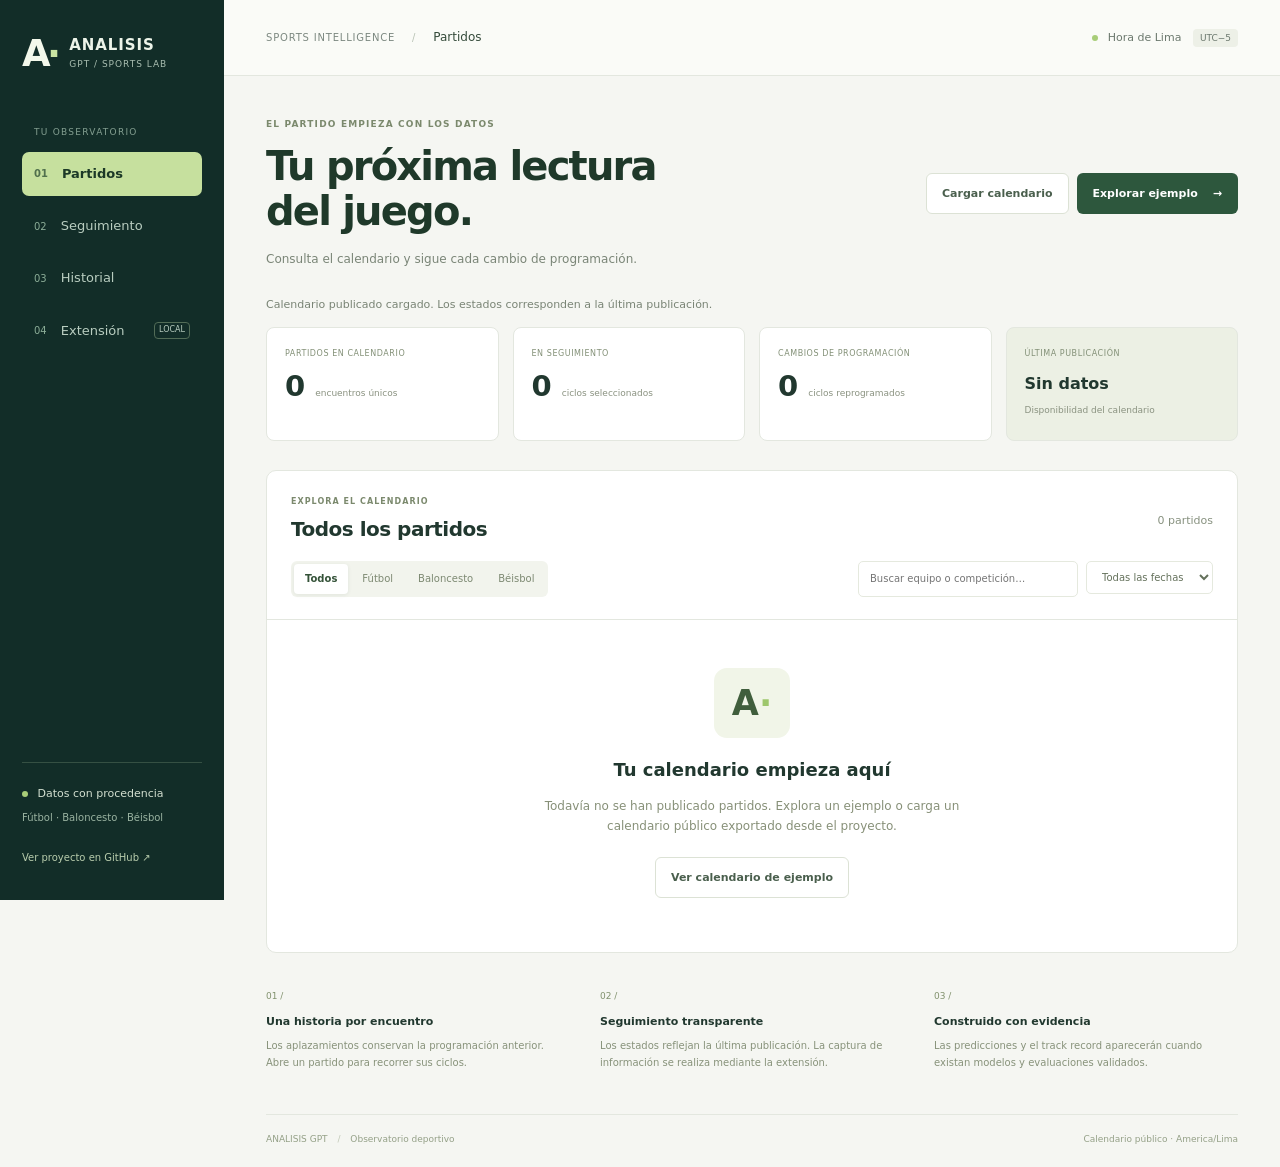
<file: index.html>
<!doctype html>
<html lang="es">
<head>
  <meta charset="utf-8">
  <meta name="viewport" content="width=device-width, initial-scale=1">
  <meta name="color-scheme" content="light">
  <meta name="referrer" content="no-referrer">
  <meta http-equiv="Content-Security-Policy" content="default-src 'self'; script-src 'self'; style-src 'self'; img-src 'self' data:; connect-src 'self'; object-src 'none'; base-uri 'none'; form-action 'none'; frame-src 'none'">
  <meta name="description" content="Calendario deportivo, seguimiento e historial de ciclos de Analisis-GPT.">
  <title>Analisis-GPT · Observatorio deportivo</title>
  <link rel="icon" href="web/icon.svg" type="image/svg+xml">
  <link rel="stylesheet" href="web/styles.css">
  <script src="web/app.mjs" type="module"></script>
  <script src="web/scanner.mjs" type="module"></script>
</head>
<body>
  <a class="skip-link" href="#content">Saltar al contenido</a>
  <aside class="sidebar">
    <a class="brand" href="#partidos"><span class="brand-mark" aria-hidden="true">A<span>·</span></span><span>ANALISIS<span class="brand-light">GPT / SPORTS LAB</span></span></a>
    <p class="nav-label">TU OBSERVATORIO</p>
    <nav aria-label="Principal">
      <a href="#partidos" data-view="partidos" aria-current="page"><span aria-hidden="true">01</span> Partidos</a>
      <a href="#seguimiento" data-view="seguimiento"><span aria-hidden="true">02</span> Seguimiento</a>
      <a href="#historial" data-view="historial"><span aria-hidden="true">03</span> Historial</a>
      <a href="#extension" data-view="extension"><span aria-hidden="true">04</span> Extensión <span class="nav-tag">LOCAL</span></a>
    </nav>
    <div class="sidebar-bottom"><span class="status-dot"></span> Datos con procedencia<p>Fútbol · Baloncesto · Béisbol</p><a href="https://github.com/MarkosAZ/Analisis-GPT" target="_blank" rel="noopener noreferrer">Ver proyecto en GitHub <span aria-hidden="true">↗</span></a></div>
  </aside>
  <div class="workspace">
    <header class="topbar"><p>SPORTS INTELLIGENCE <span>/</span> <span id="breadcrumb">Partidos</span></p><div class="zone"><span class="status-dot"></span> Hora de Lima <span class="offset">UTC−5</span></div></header>
    <main id="content">
      <div class="page-heading"><div><p class="eyebrow">EL PARTIDO EMPIEZA CON LOS DATOS</p><h1 id="title">Tu próxima lectura<br>del juego.</h1><p id="subtitle" class="subtitle">Consulta el calendario y sigue cada cambio de programación.</p></div><div class="heading-actions"><button id="load-file" class="button secondary" type="button">Cargar calendario</button><input id="snapshot-file" type="file" accept="application/json,.json" hidden><button id="demo" class="button primary" type="button">Explorar ejemplo <span aria-hidden="true">→</span></button></div></div>
      <div id="message" class="message" role="status" aria-live="polite">Cargando calendario público…</div>
      <div id="demo-banner" class="demo-banner" hidden><div><strong>Estás viendo un ejemplo</strong><span>Partidos ficticios para explorar la interfaz. Sin predicciones ni apuestas.</span></div><button id="live" type="button">Volver a datos publicados</button></div>
      <section id="calendar-view" aria-label="Calendario y seguimiento">
        <div class="metrics">
          <article><p>PARTIDOS EN CALENDARIO</p><div><strong id="metric-events">—</strong><span>encuentros únicos</span></div></article>
          <article><p>EN SEGUIMIENTO</p><div><strong id="metric-tracking">—</strong><span>ciclos seleccionados</span></div></article>
          <article><p>CAMBIOS DE PROGRAMACIÓN</p><div><strong id="metric-changes">—</strong><span>ciclos reprogramados</span></div></article>
          <article class="publication"><p>ÚLTIMA PUBLICACIÓN</p><strong id="metric-updated">Sin datos</strong><span>Disponibilidad del calendario</span></article>
        </div>
        <section class="board" aria-labelledby="board-title">
          <div class="board-header"><div><p class="eyebrow">EXPLORA EL CALENDARIO</p><h2 id="board-title">Todos los partidos</h2></div><p id="result-count" class="muted"></p></div>
          <div class="filters">
            <div class="sport-tabs" role="group" aria-label="Filtrar deporte"><button type="button" data-sport="ALL" aria-pressed="true">Todos</button><button type="button" data-sport="FOOTBALL" aria-pressed="false">Fútbol</button><button type="button" data-sport="BASKETBALL" aria-pressed="false">Baloncesto</button><button type="button" data-sport="BASEBALL" aria-pressed="false">Béisbol</button></div>
            <div class="filter-fields"><label><span class="sr-only">Buscar equipo o competición</span><input id="search" type="search" placeholder="Buscar equipo o competición…" maxlength="100"></label><label><span class="sr-only">Filtrar fecha</span><select id="date-filter"><option value="ALL">Todas las fechas</option><option value="TODAY">Hoy en Lima</option><option value="TOMORROW">Mañana en Lima</option></select></label></div>
          </div>
          <div id="event-list" class="event-list"></div>
          <div id="empty" class="empty" hidden><div class="empty-mark" aria-hidden="true">A<span>·</span></div><h3 id="empty-title">Tu calendario empieza aquí</h3><p id="empty-copy">Todavía no se han publicado partidos. Explora un ejemplo o carga un calendario público exportado desde el proyecto.</p><button id="empty-demo" class="button secondary" type="button">Ver calendario de ejemplo</button></div>
        </section>
        <div class="bottom-notes"><div><span class="small-number">01 /</span><h3>Una historia por encuentro</h3><p>Los aplazamientos conservan la programación anterior. Abre un partido para recorrer sus ciclos.</p></div><div><span class="small-number">02 /</span><h3>Seguimiento transparente</h3><p>Los estados reflejan la última publicación. La captura de información se realiza mediante la extensión.</p></div><div><span class="small-number">03 /</span><h3>Construido con evidencia</h3><p>Las predicciones y el track record aparecerán cuando existan modelos y evaluaciones validados.</p></div></div>
      </section>
      <section id="extension-view" hidden aria-labelledby="extension-title">
        <section class="scanner-board" aria-labelledby="scanner-title">
          <p class="eyebrow">TUS FUENTES, EN UN RECORRIDO</p><h2 id="scanner-title">Escanea desde aquí.</h2>
          <p>Consulta las fuentes desde tu navegador. Elige los conectores incluidos y concede acceso una vez; después pulsa Iniciar escaneo. Fútbol de hoy, con fechas de Lima.</p>
          <div class="scanner-actions"><button id="scanner-start" class="button primary" disabled>Iniciar escaneo</button><button id="scanner-cancel" class="button secondary" disabled>Cancelar</button><button id="scanner-configure" class="button secondary" disabled>Configurar fuentes</button><button id="scanner-connect" class="button secondary">Detectar extensión</button></div>
          <div class="scanner-summary"><strong id="scanner-state">Buscando extensión…</strong><span id="scanner-count"></span></div>
          <p id="scanner-notice" role="status" aria-live="polite">Instala la extensión y recarga esta página para conectarla.</p><ul id="scanner-sources"></ul>
          <button id="scanner-download" class="button secondary" disabled>Descargar capturas</button>
          <button id="scanner-report" class="button secondary" disabled>Descargar diagnóstico</button>
          <section id="scanner-preview" hidden aria-labelledby="scanner-preview-title"><h3 id="scanner-preview-title">Datos recogidos en este navegador</h3><p class="muted">Vista previa de hasta 20 capturas. No modifica el calendario publicado; las cuotas se conservan para revisión.</p><div id="scanner-preview-list"></div></section>
          <p class="muted">SofaScore · Betano Perú · Apuesta Total · Te Apuesto · Flashscore Perú</p>
          <button id="scanner-open-sources" class="button secondary" disabled>Abrir las cinco fuentes</button><p class="muted">Conectores incluidos: SofaScore, Betano, Apuesta Total y Flashscore. Te Apuesto sigue pendiente. La disponibilidad depende de la fuente y se comprueba en cada escaneo.</p>
        </section>
        <div class="extension-hero"><div class="extension-visual" aria-hidden="true"><div class="mini-tab"><i></i><i></i><i></i><span>Tu fuente deportiva</span></div><div class="mini-content"><div class="mini-match"><span>CALENDARIO / CUOTAS</span><strong>Abre tus fuentes.<br>Conserva cada lectura.</strong><div class="mini-price">1.90 <span>Cuota de ejemplo</span></div></div><div class="mini-panel"><b>A·</b><span>Abre</span><span>Lee</span><span>Exporta</span></div></div></div><div class="extension-copy"><p class="eyebrow">DEL NAVEGADOR AL CALENDARIO</p><h2 id="extension-title">Del sitio a tus datos.</h2><p>Inicia el recorrido desde esta página. La extensión abre las fuentes seleccionadas y muestra sus capturas y diagnóstico aquí; el panel manual sigue disponible.</p><a class="button primary" href="downloads/sports-capture-extension.zip" download>Descargar extensión ZIP</a><p class="muted">Chrome y Edge · Instalación local · Sin claves en el navegador</p></div></div>
        <div class="install-steps"><article><span>01</span><h3>Carga la extensión</h3><p>Descomprime el ZIP. En la página de extensiones de Chrome o Edge activa el modo desarrollador y elige «Cargar descomprimida».</p></article><article><span>02</span><h3>Configura tus fuentes</h3><p>Abre Configurar fuentes, activa los conectores incluidos y concede acceso a sus sitios. Después inicia el recorrido desde esta página.</p></article><article><span>03</span><h3>Importa al proyecto</h3><p>Descarga las capturas e impórtalas con la herramienta del proyecto. El calendario se publica después de confirmar las identidades.</p><a href="https://github.com/MarkosAZ/Analisis-GPT/blob/main/docs/BROWSER_CAPTURE.md" target="_blank" rel="noopener noreferrer">Guía de importación →</a></article></div>
      </section>
      <footer><span>ANALISIS GPT <span class="footer-dot">/</span> Observatorio deportivo</span><span>Calendario público · America/Lima</span></footer>
    </main>
  </div>
  <dialog id="detail" aria-labelledby="detail-title"><div class="dialog-top"><p class="eyebrow">HISTORIA DEL ENCUENTRO</p><button id="close-detail" type="button" aria-label="Cerrar detalle">Cerrar ×</button></div><h2 id="detail-title"></h2><p id="detail-competition" class="muted"></p><div id="cycle-history"></div><p class="detail-note">Cada ciclo conserva su identidad. Una reprogramación no traslada las predicciones del ciclo anterior.</p></dialog>
  <noscript><p class="noscript">Activa JavaScript para consultar el calendario y sus filtros.</p></noscript>
</body>
</html>
</file>
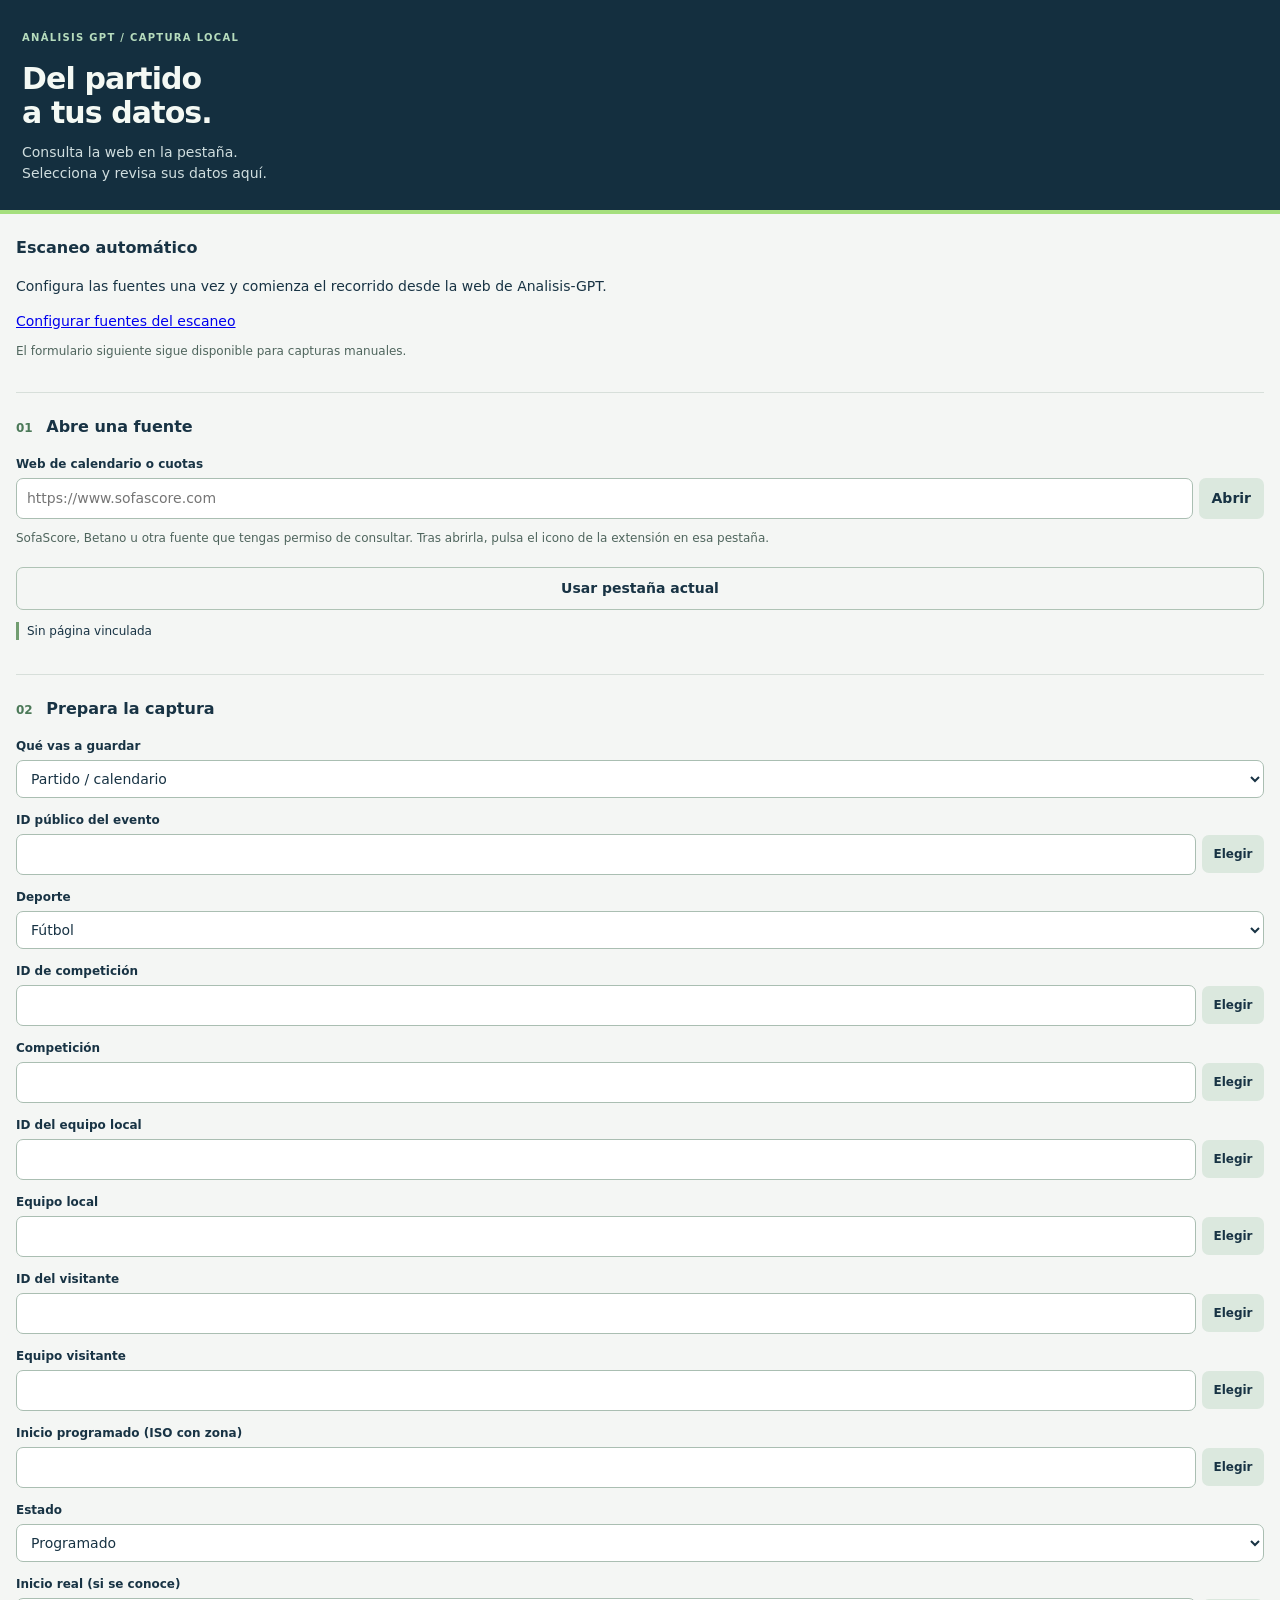
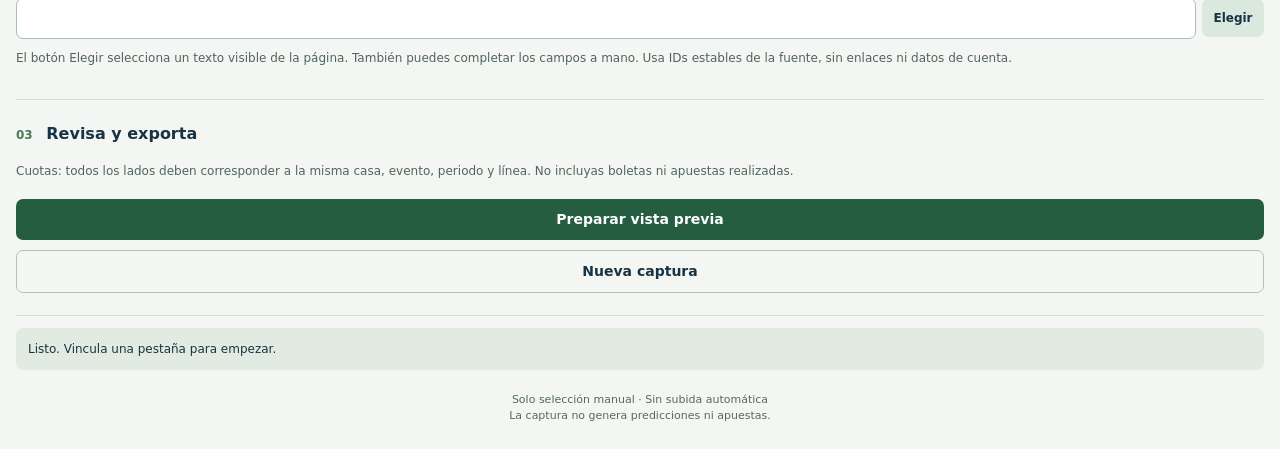
<file: extension/panel.html>
<!doctype html>
<html lang="es">
<head>
  <meta charset="utf-8">
  <meta name="viewport" content="width=device-width, initial-scale=1">
  <title>Captura deportiva</title>
  <link rel="stylesheet" href="panel.css">
  <script src="panel.mjs" type="module"></script>
</head>
<body>
  <header><span class="eyebrow">ANÁLISIS GPT / CAPTURA LOCAL</span><h1>Del partido<br>a tus datos.</h1><p>Consulta la web en la pestaña. Selecciona y revisa sus datos aquí.</p></header>
  <main>
    <section><h2>Escaneo automático</h2><p>Configura las fuentes una vez y comienza el recorrido desde la web de Analisis-GPT.</p><a href="scan.html" target="_blank" rel="noopener">Configurar fuentes del escaneo</a><p class="hint">El formulario siguiente sigue disponible para capturas manuales.</p></section>
    <section aria-labelledby="source-title">
      <h2 id="source-title"><span>01</span> Abre una fuente</h2>
      <label for="url">Web de calendario o cuotas</label>
      <div class="row"><input id="url" type="url" placeholder="https://www.sofascore.com" autocomplete="off"><button id="open" type="button">Abrir</button></div>
      <p class="hint">SofaScore, Betano u otra fuente que tengas permiso de consultar. Tras abrirla, pulsa el icono de la extensión en esa pestaña.</p>
      <button id="connect" class="secondary" type="button">Usar pestaña actual</button>
      <p id="source" class="source">Sin página vinculada</p>
    </section>
    <section aria-labelledby="data-title">
      <h2 id="data-title"><span>02</span> Prepara la captura</h2>
      <label for="kind">Qué vas a guardar</label>
      <select id="kind"><option value="CALENDAR">Partido / calendario</option><option value="ODDS">Mercado de cuotas</option></select>
      <form id="capture-form" autocomplete="off"></form>
      <p class="hint">El botón Elegir selecciona un texto visible de la página. También puedes completar los campos a mano. Usa IDs estables de la fuente, sin enlaces ni datos de cuenta.</p>
    </section>
    <section aria-labelledby="review-title">
      <h2 id="review-title"><span>03</span> Revisa y exporta</h2>
      <p class="hint">Cuotas: todos los lados deben corresponder a la misma casa, evento, periodo y línea. No incluyas boletas ni apuestas realizadas.</p>
      <button id="preview" class="primary" type="button">Preparar vista previa</button>
      <div id="review" hidden><pre id="json" tabindex="0" aria-label="JSON de la captura"></pre><label class="check"><input id="confirmed" type="checkbox">Revisé los datos: son públicos y describen un solo partido o mercado.</label><button id="download" class="primary" type="button" disabled>Descargar JSON</button></div>
      <button id="reset" class="secondary" type="button">Nueva captura</button>
    </section>
    <p id="notice" role="status" aria-live="polite">Listo. Vincula una pestaña para empezar.</p>
  </main>
  <footer>Solo selección manual · Sin subida automática<br>La captura no genera predicciones ni apuestas.</footer>
</body>
</html>
</file>
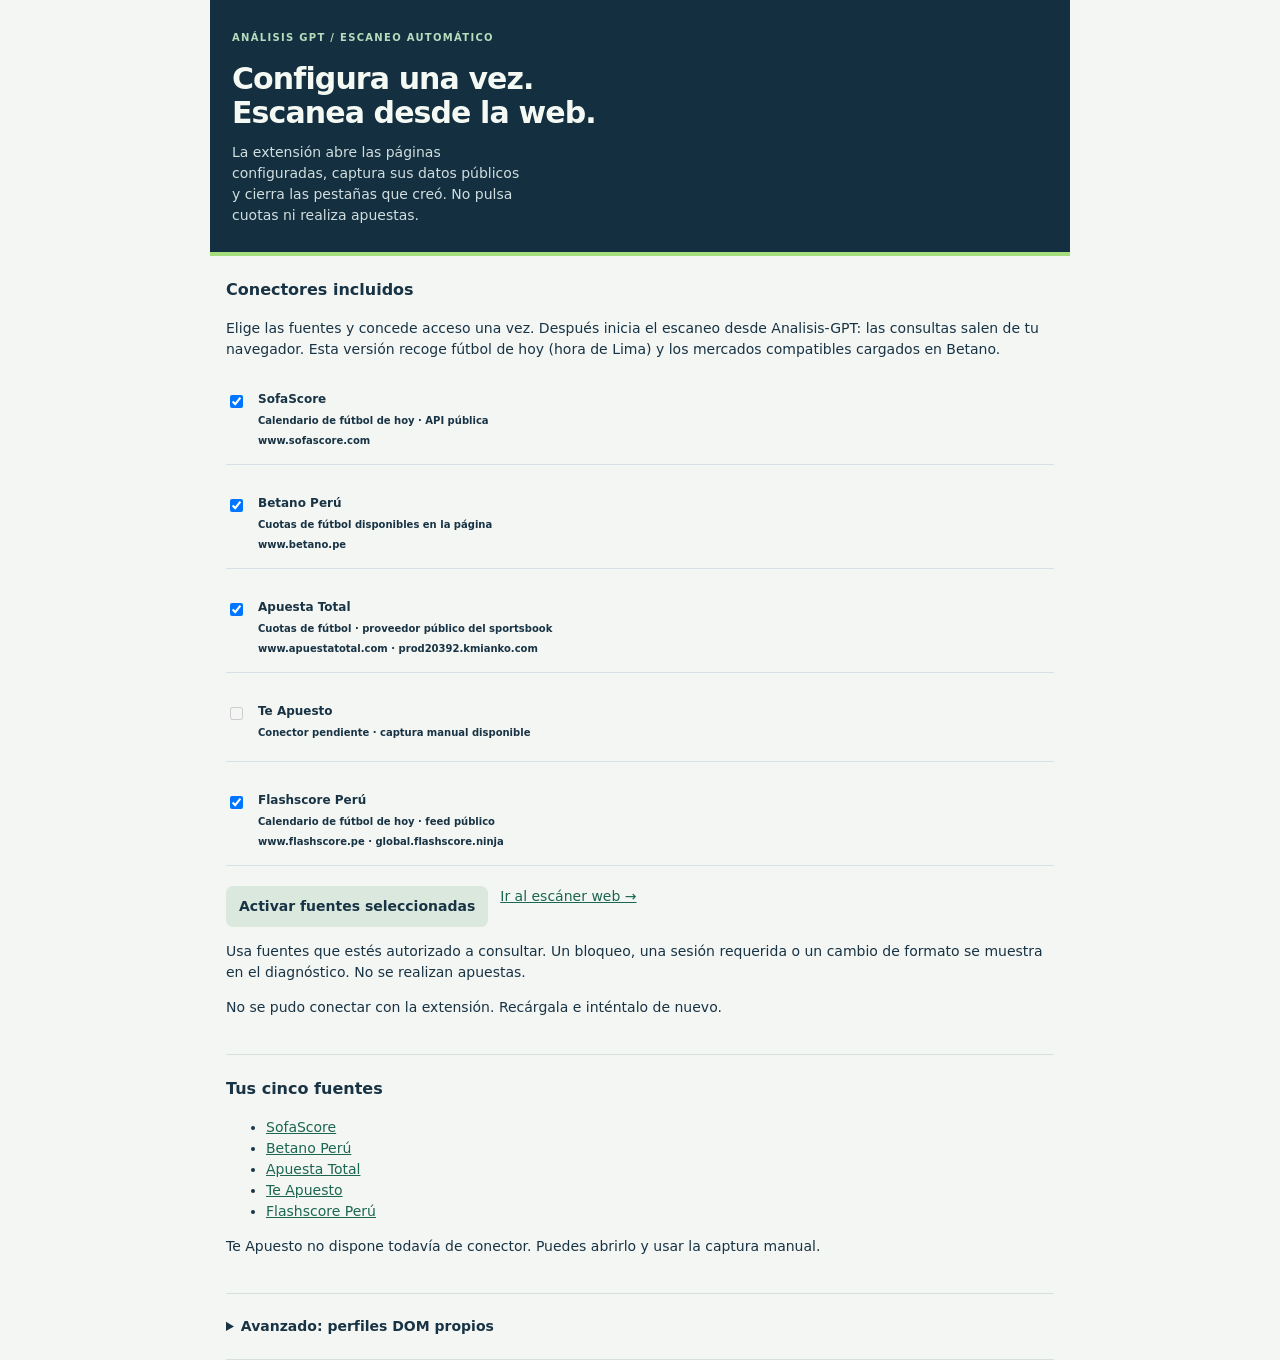
<file: extension/scan.html>
<!doctype html>
<html lang="es"><head><meta charset="utf-8"><meta name="viewport" content="width=device-width, initial-scale=1"><title>Fuentes del escaneo · Analisis-GPT</title><link rel="stylesheet" href="panel.css"><link rel="stylesheet" href="scan.css"><script type="module" src="scan.mjs"></script></head>
<body><header><span class="eyebrow">ANÁLISIS GPT / ESCANEO AUTOMÁTICO</span><h1>Configura una vez.<br>Escanea desde la web.</h1><p>La extensión abre las páginas configuradas, captura sus datos públicos y cierra las pestañas que creó. No pulsa cuotas ni realiza apuestas.</p></header>
<main><section><h2>Conectores incluidos</h2><p>Elige las fuentes y concede acceso una vez. Después inicia el escaneo desde Analisis-GPT: las consultas salen de tu navegador. Esta versión recoge fútbol de hoy (hora de Lima) y los mercados compatibles cargados en Betano.</p><div id="preset-sources"></div><div class="scan-actions"><button id="save-presets" type="button">Activar fuentes seleccionadas</button><a href="https://markosaz.github.io/Analisis-GPT/#extension" target="_blank" rel="noopener noreferrer">Ir al escáner web →</a></div><p>Usa fuentes que estés autorizado a consultar. Un bloqueo, una sesión requerida o un cambio de formato se muestra en el diagnóstico. No se realizan apuestas.</p><p id="preset-notice" role="status" aria-live="polite"></p></section><section><h2>Tus cinco fuentes</h2><ul id="source-catalog"></ul><p>Te Apuesto no dispone todavía de conector. Puedes abrirlo y usar la captura manual.</p></section><section><details id="advanced-profiles"><summary>Avanzado: perfiles DOM propios</summary><h2>Fuentes autorizadas</h2><p>Opcional: importa un perfil de lectura preparado para otra página pública autorizada.</p>
<label for="profile-file">Archivo de perfiles</label><input id="profile-file" type="file" accept=".json,application/json">
<label for="profiles">Configuración de fuentes</label><textarea id="profiles" rows="18" spellcheck="false" aria-describedby="profile-help"></textarea>
<p id="profile-help" class="hint">Solo páginas HTTPS públicas, sin enlaces de cuenta, parámetros ni credenciales. Hasta 10 fuentes y 200 capturas por recorrido. Los perfiles se guardan solo en esta extensión.</p>
<label class="check"><input id="authorized" type="checkbox"> Tengo autorización para consultar automáticamente las fuentes de estos perfiles.</label>
<div class="scan-actions"><button id="save-sources" type="button">Guardar y conceder permisos</button><button id="clear-sources" class="secondary" type="button">Quitar fuentes y permisos</button></div>
<p id="scan-notice" role="status" aria-live="polite">Cargando configuración…</p>
<p>Después vuelve a Analisis-GPT, abre Extensión y pulsa <strong>Iniciar escaneo</strong>. El acceso se concede por cada sitio; no necesitas volver a seleccionar cada campo.</p>
<p><a href="https://github.com/MarkosAZ/Analisis-GPT/blob/main/docs/AUTOMATIC_SCANNING.md" target="_blank" rel="noopener noreferrer">Guía de perfiles y lectores</a></p></details></section></main></body></html>
</file>
<file: web/styles.css>
:root{font:14px/1.55 system-ui,-apple-system,BlinkMacSystemFont,"Segoe UI",sans-serif;color:#21382f;background:#f5f6f2;color-scheme:light;--ink:#18382d;--green:#315e43;--muted:#718078;--line:#e3e7df;--lime:#c9e4a2}
*{box-sizing:border-box}body{margin:0}button,input,select{font:inherit}button,a,input,select{-webkit-tap-highlight-color:transparent}button,a{touch-action:manipulation}button{cursor:pointer}a{color:inherit}button:focus-visible,a:focus-visible,input:focus-visible,select:focus-visible{outline:3px solid #78a14c;outline-offset:4px}button:disabled{opacity:.5;cursor:wait}[hidden]{display:none!important}.sr-only{position:absolute;width:1px;height:1px;margin:-1px;overflow:hidden;clip:rect(0,0,0,0);white-space:nowrap}.skip-link{position:fixed;top:-100px;left:20px;z-index:10;background:white;padding:12px}.skip-link:focus{top:10px}
.sidebar{width:224px;background:#122d28;color:#edf4e9;position:fixed;inset:0 auto 0 0;padding:34px 22px;display:flex;flex-direction:column;z-index:2}.brand{display:flex;align-items:center;gap:12px;text-decoration:none;font-size:15px;font-weight:750;letter-spacing:.06em}.brand-mark{font-size:37px;line-height:1;letter-spacing:-.1em;color:#f3f8eb}.brand-mark span{color:var(--lime)}.brand-light{display:block;font-size:9px;font-weight:500;letter-spacing:.11em;color:#a8bdb0;margin-top:1px}.nav-label{font-size:9px;letter-spacing:.14em;color:#849f91;margin:54px 12px 12px}.sidebar nav{display:grid;gap:8px}.sidebar nav a{display:flex;gap:14px;align-items:center;text-decoration:none;color:#b9cdc0;padding:12px;border-radius:7px;font-size:13px}.sidebar nav a>span:first-child{font-size:10px;color:#8aab96}.sidebar nav a:hover{background:#203e32}.sidebar nav a[aria-current="page"]{background:#c6e09e;color:#1c3927;font-weight:700}.sidebar nav a[aria-current="page"]>span:first-child{color:#51704d}.nav-tag{margin-left:auto;font-size:8px;border:1px solid #526c57;border-radius:4px;padding:1px 4px}.sidebar-bottom{margin-top:auto;border-top:1px solid #355043;padding-top:22px;font-size:11px;color:#d3dfd0}.sidebar-bottom p{font-size:10px;color:#9ab3a1;margin:8px 0 23px}.sidebar-bottom a{font-size:10px;color:#b9cdad;text-decoration:none}.status-dot{display:inline-block;width:6px;height:6px;border-radius:50%;background:#a8cd78;margin-right:6px}.workspace{margin-left:224px}.topbar{height:76px;border-bottom:1px solid var(--line);display:flex;align-items:center;justify-content:space-between;padding:0 42px;background:#fafbf7}.topbar p{font-size:10px;letter-spacing:.08em;color:#7c8880}.topbar p>span:first-child{padding:0 13px;color:#b8c2b4}.topbar #breadcrumb{color:#354b3b;letter-spacing:0;font-size:12px}.zone{font-size:11px;color:#6b786d}.offset{margin-left:8px;padding:4px 7px;background:#edf0e7;border-radius:4px;font-size:9px}main{max-width:1500px;margin:0 auto;padding:36px 42px 20px}.page-heading{display:flex;align-items:center;justify-content:space-between;gap:24px;margin:6px 0 27px}.eyebrow{font-size:9px;letter-spacing:.13em;font-weight:750;color:#7b896d;margin:0 0 12px}h1{white-space:pre-line;font-size:40px;line-height:1.13;letter-spacing:-.045em;color:#1f392a;margin:0;font-weight:650}.subtitle{font-size:12px;color:#7a8577;margin:16px 0 0}.heading-actions{display:flex;gap:8px;flex-wrap:wrap}.button{display:inline-flex;justify-content:center;align-items:center;gap:15px;border-radius:6px;padding:11px 15px;font-size:11px;font-weight:650;text-decoration:none;border:1px solid transparent;white-space:nowrap}.button.primary{background:#2d573d;color:#fff}.button.primary:hover{background:#214430}.button.secondary{background:white;border-color:#dce2d5;color:#4a5f4d}.button.secondary:hover{background:#edf1e7}.message{font-size:11px;color:#798475;margin:0 0 14px;min-height:17px}.message.error{color:#974238}.demo-banner{display:flex;gap:20px;justify-content:space-between;align-items:center;background:#e9efdc;border:1px solid #d2ddbb;border-radius:7px;padding:12px 16px;margin-bottom:18px;font-size:11px}.demo-banner strong{display:block;font-size:12px}.demo-banner span{color:#6d795e}.demo-banner button{background:none;border:0;text-decoration:underline;color:#365735;font-size:11px;flex-shrink:0}
.metrics{display:grid;grid-template-columns:repeat(4,minmax(0,1fr));gap:14px;margin-bottom:29px}.metrics article{border:1px solid var(--line);background:#fff;border-radius:8px;padding:20px 18px;min-height:109px}.metrics p{font-size:8px;letter-spacing:.07em;color:#839077;margin:0 0 12px}.metrics article>div{display:flex;gap:10px;align-items:baseline}.metrics strong{font-size:29px;font-weight:650;line-height:1}.metrics span{font-size:9px;color:#8a9280}.metrics .publication{background:#ecf0e4}.publication>strong{font-size:16px;display:block;margin:16px 0 6px}.publication>span{font-size:9px}.board{border:1px solid var(--line);border-radius:10px;background:white;overflow:hidden}.board-header{display:flex;justify-content:space-between;align-items:center;padding:25px 24px 16px;gap:12px}.board-header .eyebrow{font-size:8px;margin-bottom:6px}h2{font-size:20px;font-weight:650;letter-spacing:-.025em;margin:0}.muted{font-size:11px;color:#87917f}.filters{padding:0 24px 22px;border-bottom:1px solid var(--line);display:flex;justify-content:space-between;gap:16px;flex-wrap:wrap}.sport-tabs{display:flex;gap:3px;background:#f2f4ed;border-radius:6px;padding:3px}.sport-tabs button{font-size:10px;background:none;border:0;border-radius:4px;color:#7d8972;padding:7px 11px}.sport-tabs button[aria-pressed="true"]{background:#fff;color:#345238;box-shadow:0 1px 4px #18382414;font-weight:650}.filter-fields{display:flex;gap:8px}.filter-fields input,.filter-fields select{border:1px solid #e5e9de;background:#fff;padding:9px 11px;color:#64715b;font-size:10px;border-radius:5px;max-width:100%}.filter-fields input{width:220px}.day-heading{font-size:10px;padding:12px 24px;background:#fafbf7;color:#829075;display:flex;align-items:center;gap:10px}.day-heading span{width:5px;height:5px;border-radius:50%;background:#8fac79}.event-card{display:grid;grid-template-columns:62px 1fr auto auto;gap:20px;align-items:center;padding:20px 24px;border-top:1px solid #edf0e7}.event-time{font-size:17px;font-weight:650;letter-spacing:-.04em;color:#42563b}.event-time small{display:block;font-size:8px;letter-spacing:.06em;font-weight:500;color:#98a08c;margin-top:3px}.event-info{min-width:0}.event-info .competition{font-size:9px;color:#8a967c;margin:0 0 6px}.event-info h3{font-size:14px;color:#3a4a32;font-weight:650;margin:0;overflow-wrap:anywhere}.event-info h3 span{font-size:10px;color:#a2aa93;padding:0 7px;font-weight:400}.event-meta{display:flex;gap:7px;align-items:center;margin-top:7px;font-size:9px;color:#8d9982}.pill{font-size:9px;border-radius:20px;background:#f0f3e9;color:#6d805a;padding:4px 9px;white-space:nowrap;display:inline-block}.pill.active{background:#eaf3df;color:#547532}.pill.closed{background:#f6eddf;color:#9a7743}.pill.review{background:#f5e5df;color:#955847}.detail-button{border:1px solid #e3e8da;background:white;color:#788967;border-radius:5px;padding:7px 10px;font-size:10px}.detail-button:hover{background:#f4f7ee}.empty{text-align:center;padding:48px 24px 54px;max-width:470px;margin:auto}.empty-mark{font-size:35px;font-weight:700;color:#405e3c;background:#f1f5e8;border-radius:13px;display:inline-block;padding:8px 18px}.empty-mark span{color:#9ec76c}.empty h3{font-size:18px;font-weight:600;margin:18px 0 8px}.empty p{font-size:12px;color:#879078;line-height:1.7;margin-bottom:20px}.bottom-notes{display:grid;grid-template-columns:repeat(3,1fr);gap:30px;margin-top:31px}.small-number{font-size:9px;color:#80916d}.bottom-notes h3{font-size:11px;font-weight:650;margin:7px 0}.bottom-notes p{font-size:10px;line-height:1.75;color:#87927a;margin:0}footer{margin-top:42px;padding-top:18px;border-top:1px solid var(--line);display:flex;justify-content:space-between;gap:16px;font-size:9px;color:#94a087}.footer-dot{margin:0 7px;color:#c1c9b7}
.extension-hero{display:grid;grid-template-columns:1.05fr 1fr;gap:35px;align-items:center;background:#fff;border:1px solid var(--line);border-radius:10px;padding:30px}.extension-copy h2{font-size:28px;line-height:1.2}.extension-copy>p:not(.eyebrow){font-size:12px;color:#79866e;line-height:1.8;margin:18px 0}.extension-copy .button{margin-top:5px}.extension-visual{background:#eef2e5;border-radius:10px;overflow:hidden;border:1px solid #d4ddc5}.mini-tab{padding:12px;background:#dae4c9;display:flex;align-items:center;gap:4px}.mini-tab i{width:5px;height:5px;border-radius:50%;background:#afc293}.mini-tab span{font-size:8px;margin-left:8px;color:#637a50}.mini-content{display:flex;min-height:205px}.mini-match{flex:1;padding:23px 20px}.mini-match>span{font-size:7px;letter-spacing:.1em;color:#79915e}.mini-match strong{font-size:21px;line-height:1.25;letter-spacing:-.03em;display:block;margin:15px 0 24px;color:#426132}.mini-price{display:inline-block;border:1px dashed #73954e;border-radius:4px;font-size:15px;font-weight:700;padding:8px;color:#557732}.mini-price span{font-size:7px;font-weight:400;margin-left:8px}.mini-panel{width:80px;background:#264934;color:#cedeb8;display:flex;flex-direction:column;padding:20px 12px;gap:13px}.mini-panel b{font-size:26px;color:#bfd593}.mini-panel span{font-size:8px;border-bottom:1px solid #426847;padding-bottom:8px}.install-steps{display:grid;grid-template-columns:repeat(3,1fr);gap:20px;margin-top:26px}.install-steps article{padding:24px;background:#edf1e5;border-radius:8px}.install-steps article>span{font-size:22px;color:#b1be9e}.install-steps h3{font-size:14px;margin:15px 0 9px}.install-steps p,.install-steps a{font-size:11px;line-height:1.8;color:#7c896c}
dialog{width:min(600px,calc(100vw - 32px));border:1px solid #d4ddc5;border-radius:13px;padding:28px;color:#324a2d;max-height:85vh;box-shadow:0 16px 60px #11241330}dialog::backdrop{background:#122d2866;backdrop-filter:blur(2px)}.dialog-top{display:flex;align-items:center;justify-content:space-between;gap:20px}.dialog-top .eyebrow{margin:0}.dialog-top button{font-size:11px;background:none;border:0;padding:6px;color:#7d8d6b}dialog h2{font-size:23px;margin:18px 0 6px}.cycle-item{border-left:2px solid #c9d6b7;padding:1px 0 1px 18px;margin:20px 0}.cycle-item h3{font-size:13px;margin:0 0 7px}.cycle-item p{font-size:11px;margin:6px 0;color:#839074}.cycle-item code{font-size:9px;overflow-wrap:anywhere;color:#859477}.detail-note{font-size:10px;background:#f1f5e9;padding:12px;border-radius:6px;color:#7d8d6a;margin-bottom:0}.noscript{padding:20px;background:#fff3dc}
@media(min-width:1500px){main{padding-top:50px}.page-heading{margin-bottom:40px}h1{font-size:48px}.metrics{gap:20px}.event-card{padding-top:24px;padding-bottom:24px}}
@media(max-width:1100px){.sidebar{width:190px;padding:26px 15px}.workspace{margin-left:190px}.topbar{padding:0 24px}main{padding:28px 24px}.page-heading{align-items:flex-start;flex-direction:column;gap:20px}h1{font-size:36px}.metrics{gap:9px}.metrics article{padding:16px 12px}.metrics article>div{display:block}.metrics article>div>span{display:block;margin-top:8px}.event-card{grid-template-columns:52px 1fr auto;gap:12px}.event-card>.pill{grid-column:2;grid-row:2;justify-self:start}.event-card>.detail-button{grid-column:3;grid-row:1 / 3}.event-card:has(>.pill){row-gap:8px}.extension-hero{gap:24px;padding:24px}.mini-match{padding:20px 12px}.mini-match strong{font-size:18px}.mini-panel{width:65px}}
@media(max-width:760px){.sidebar{position:static;width:auto;padding:18px 20px;display:block}.brand{font-size:13px}.brand-mark{font-size:30px}.nav-label,.sidebar-bottom{display:none}.sidebar nav{display:flex;gap:5px;margin-top:20px}.sidebar nav a{font-size:11px;padding:9px 10px;gap:6px;flex:1;justify-content:center}.sidebar nav a>span:first-child,.nav-tag{display:none}.workspace{margin-left:0}.topbar{height:52px;padding:0 20px}.topbar p{font-size:8px}.offset{display:none}.zone{font-size:9px}main{padding:25px 18px 18px}h1{font-size:34px}.eyebrow{font-size:8px}.subtitle{font-size:11px}.page-heading{margin-top:0}.heading-actions{width:100%}.heading-actions .button{flex:1;font-size:10px}.metrics{grid-template-columns:repeat(2,1fr);gap:10px;margin-bottom:20px}.metrics article{padding:17px;min-height:105px}.metrics article>div{display:flex}.metrics article>div>span{font-size:8px}.publication>strong{font-size:14px}.board-header{padding:20px 16px 14px}.board-header h2{font-size:18px}.filters{padding:0 16px 16px;gap:12px}.sport-tabs{width:100%}.sport-tabs button{flex:1;padding:7px 5px}.filter-fields{width:100%;flex-wrap:wrap}.filter-fields label:first-child{flex:1;min-width:145px}.filter-fields input{width:100%}.filter-fields select{width:100%;font-size:9px}.event-card{padding:18px 16px;grid-template-columns:43px 1fr auto;gap:10px}.event-info h3{font-size:12px;line-height:1.7}.event-info h3 span{padding:0 3px}.event-info .competition{font-size:8px}.event-time{font-size:15px}.event-meta{font-size:8px;flex-wrap:wrap}.detail-button{font-size:9px;padding:7px}.day-heading{padding:12px 16px;font-size:9px}.bottom-notes{grid-template-columns:1fr;gap:15px}.bottom-notes>div{display:grid;grid-template-columns:35px 1fr;gap:0 5px}.bottom-notes h3{margin:0 0 5px}.bottom-notes p{grid-column:2}.demo-banner{align-items:flex-start;gap:9px}.demo-banner button{max-width:95px;white-space:normal;font-size:10px}.demo-banner span{font-size:10px}.extension-hero{grid-template-columns:1fr;padding:20px}.extension-copy h2{font-size:25px}.install-steps{grid-template-columns:1fr;gap:12px}.install-steps article{padding:20px}.install-steps h3{margin-top:5px}footer{font-size:8px;flex-direction:column;gap:5px;margin-top:30px}.empty{padding:35px 20px}.empty h3{font-size:17px}.empty p{font-size:11px}}
@media(prefers-reduced-motion:reduce){*{scroll-behavior:auto!important}}
/* Extension scanner controls remain usable at narrow mobile widths. */
.scanner-board{background:var(--white,#fff);border:1px solid #dce4dd;border-radius:18px;padding:28px;margin-bottom:28px}.scanner-board h2{font-size:28px;margin:8px 0 14px}.scanner-board p{line-height:1.65}.scanner-actions{display:flex;gap:10px;flex-wrap:wrap;margin:22px 0}.scanner-summary{display:flex;gap:14px;flex-wrap:wrap;align-items:center;margin-top:16px}.scanner-summary span{color:#68766d}.scanner-board ul{padding-left:20px;line-height:1.9;overflow-wrap:anywhere}.button:disabled{opacity:.5;cursor:not-allowed}@media(max-width:600px){.scanner-board{padding:20px}.scanner-actions .button{flex:1 1 45%}}
.capture-preview{border-top:1px solid var(--line);padding:16px 0;overflow-wrap:anywhere}.capture-preview p{margin:6px 0}.capture-preview small{color:var(--muted)}#scanner-preview{margin:24px 0}#scanner-report{margin-top:8px}
</file>
<file: extension/panel.css>
:root { color-scheme: light; font: 14px/1.5 system-ui, sans-serif; color: #183344; background: #f4f6f4; }
* { box-sizing: border-box; }
body { margin: 0; min-width: 300px; }
header { padding: 26px 22px; background: #142f3f; color: #f4f9f4; border-bottom: 4px solid #a5df7d; }
.eyebrow { font-size: 10px; font-weight: 700; letter-spacing: .13em; color: #b6dcbd; }
h1 { font-size: 30px; line-height: 1.13; letter-spacing: -.03em; margin: 15px 0 12px; }
header p { color: #d0dedf; margin: 0; max-width: 33ch; }
main { padding: 0 16px; }
section { padding: 22px 0; border-bottom: 1px solid #d7dfda; }
h2 { font-size: 16px; margin: 0 0 16px; } h2 span { color: #4b7958; margin-right: 8px; font-size: 12px; }
label { display: block; font-weight: 600; font-size: 12px; margin: 13px 0 5px; }
input, select, button { font: inherit; border-radius: 7px; }
input, select { width: 100%; min-width: 0; border: 1px solid #aabeb2; padding: 9px 10px; background: #fff; color: #183344; }
button { border: 0; padding: 10px 13px; font-weight: 650; cursor: pointer; background: #dbe8de; color: #183344; }
button:hover { filter: brightness(.96); } button:disabled { opacity: .5; cursor: default; }
button:focus-visible, input:focus-visible, select:focus-visible, pre:focus-visible { outline: 3px solid #53895b; outline-offset: 2px; }
.primary { width: 100%; color: #fff; background: #245d40; margin-top: 9px; }
.secondary { width: 100%; background: transparent; border: 1px solid #afc3b5; margin-top: 10px; }
.row { display: flex; align-items: center; gap: 6px; } .row input { flex: 1; }
.pick { width: 62px; padding: 10px 8px; flex-shrink: 0; font-size: 12px; }
.hint { font-size: 12px; color: #4f655d; margin: 10px 0; }
.source { font-size: 12px; overflow-wrap: anywhere; border-left: 3px solid #719d70; padding-left: 8px; }
pre { background: #e7eee8; padding: 12px; font-size: 11px; max-height: 240px; overflow: auto; border-radius: 7px; white-space: pre-wrap; overflow-wrap: anywhere; }
.check { display: flex; gap: 8px; font-weight: 400; }.check input { width: 16px; flex-shrink: 0; }
#notice { padding: 12px; background: #e2ebe2; border-radius: 7px; font-size: 12px; overflow-wrap: anywhere; }
footer { padding: 10px 20px 24px; font-size: 11px; color: #566960; text-align: center; }
[hidden] { display: none !important; }
</file>
<file: extension/scan.css>
body{max-width:860px;margin:auto}textarea{box-sizing:border-box;width:100%;padding:14px;border:1px solid #ccd8d3;border-radius:10px;font:13px/1.5 ui-monospace,monospace;resize:vertical}.scan-actions{display:flex;gap:12px;flex-wrap:wrap;margin-top:20px}.check{display:flex;align-items:flex-start;gap:10px;margin-top:18px}.check input{width:auto;margin-top:3px}a{color:#1b6651}#scan-notice{line-height:1.5}
.source-choice { display: flex; align-items: flex-start; gap: 12px; padding: 16px 0; border-bottom: 1px solid #d7e0e5; }
.source-choice input { width: auto; margin-top: 5px; }
.source-choice span { display: grid; gap: 5px; }
.source-choice small { overflow-wrap: anywhere; }
summary { cursor: pointer; font-weight: 600; }
</file>
